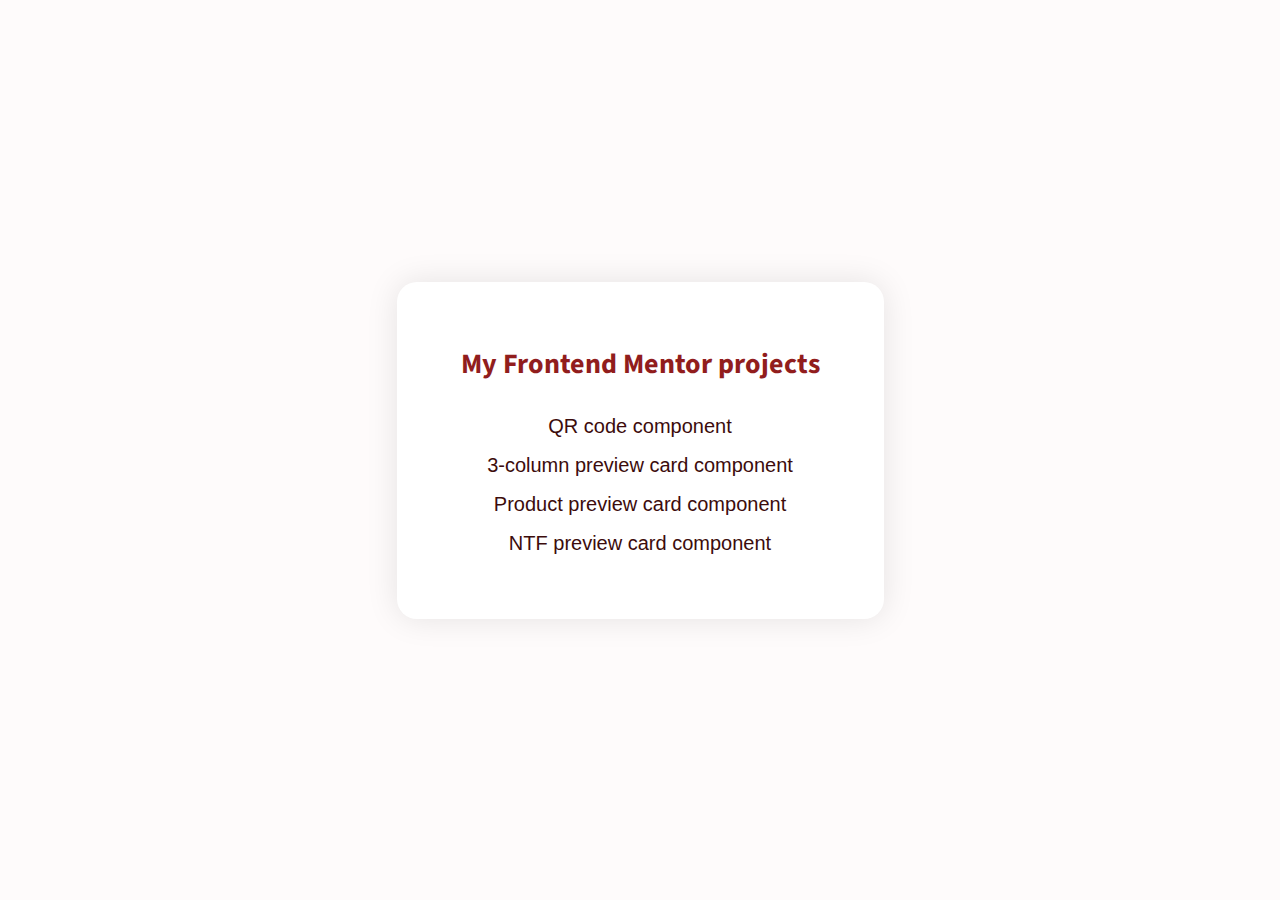
<file: index.html>
<!DOCTYPE html>
<html lang="en">
<head>
    <meta charset="UTF-8">
    <meta http-equiv="X-UA-Compatible" content="IE=edge">
    <meta name="viewport" content="width=device-width, initial-scale=1.0">

    <title>My Frontend Mentor projects</title>
    <link rel="stylesheet" href="style.css">

    <link rel="preconnect" href="https://fonts.googleapis.com">
    <link rel="preconnect" href="https://fonts.gstatic.com" crossorigin>
    <link href="https://fonts.googleapis.com/css2?family=Mada:wght@400;700&display=swap" rel="stylesheet">  
</head>

<body>
    <div class="card">
        <h1>
            My Frontend Mentor projects
        </h1>
        <ul>
            <li>
                <a href="QRCode/index.html">QR code component</a>
            </li>
            <li>
                <a href="3Column/index.html">3-column preview card component</a>
            </li>
            <li>
                <a href="Product-preview-card/index.html">Product preview card component</a>
            </li>
            <li>
                <a href="NFT-preview-card/index.html">NTF preview card component</a>
            </li>
        </ul>
    </div>

</body>
</html>
</file>
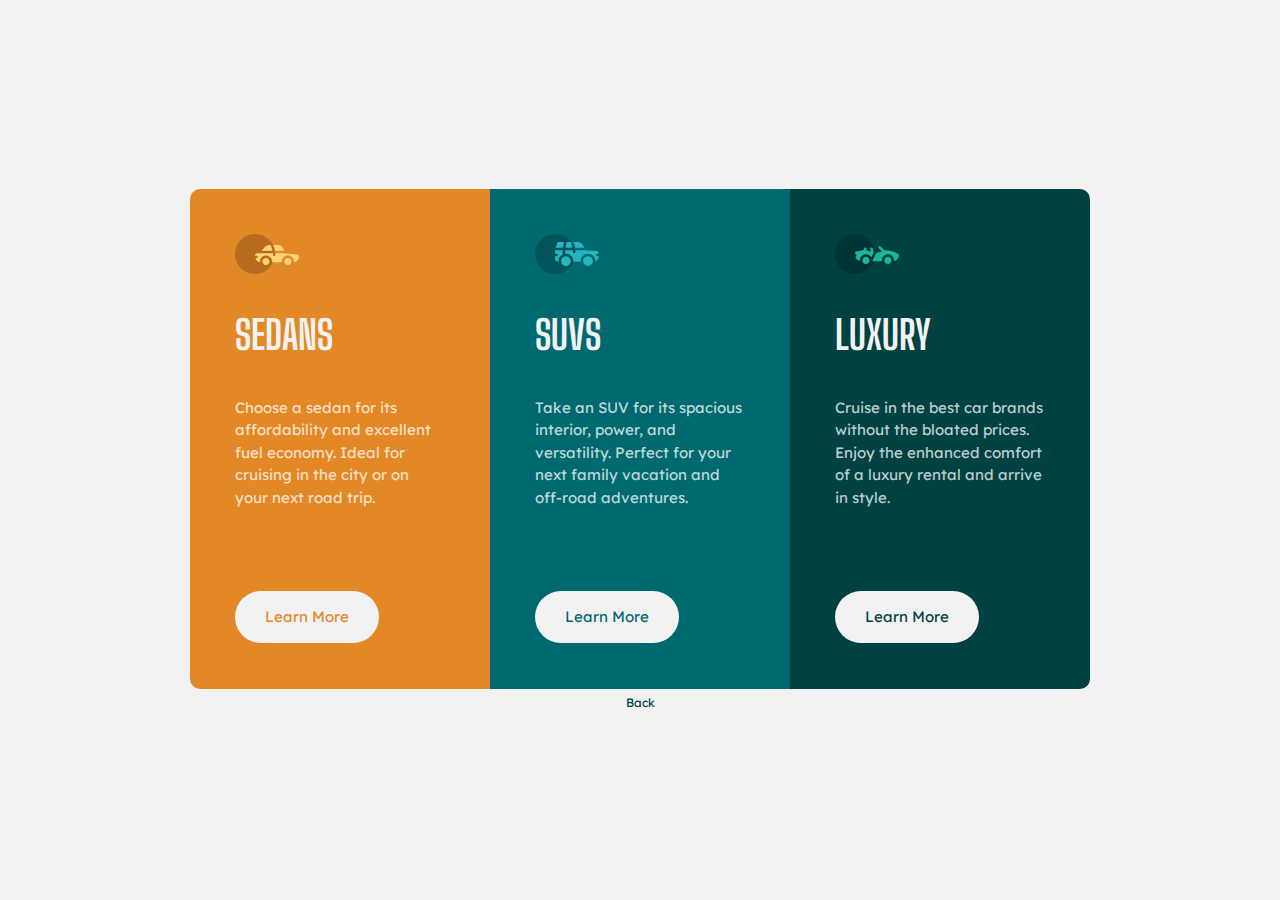
<file: 3Column/index.html>
<!DOCTYPE html>
<html lang="en">
<head>
  <meta charset="UTF-8">
  <meta name="viewport" content="width=device-width, initial-scale=1.0">

  <link rel="icon" type="image/png" sizes="32x32" href="./images/favicon-32x32.png">
  <link rel="preconnect" href="https://fonts.googleapis.com">
  <link rel="preconnect" href="https://fonts.gstatic.com" crossorigin>
  <link href="https://fonts.googleapis.com/css2?family=Big+Shoulders+Display:wght@700&family=Lexend+Deca&display=swap" rel="stylesheet">
  <link rel="stylesheet" href="style.css">
  
  <title>Frontend Mentor | 3-column preview card component</title>
</head>

<body>
  <div class="grid">
    <div class="flex sedan sedan_border">
      <img src="img/icon-sedans.svg" alt="icon-sedans">
      <h1>Sedans</h1>
      <p>
        Choose a sedan for its affordability and excellent fuel economy. Ideal for cruising in the city or on your next road trip.
      </p>
      <a href="#" class="btn_sedan">Learn More</a>
    </div>

    <div class="flex suv">
      <img src="img/icon-suvs.svg" alt="icon-suvs">
      <h1>SUVs</h1>
      <p>
        Take an SUV for its spacious interior, power, and versatility. Perfect for your next family vacation and off-road adventures.
      </p>
      <a href="#" class="btn_suv">Learn More</a>
    </div>

    <div class="flex luxury luxury_border">
      <img src="img/icon-luxury.svg" alt="icon-luxury">
      <h1>Luxury</h1>
      <p>
        Cruise in the best car brands without the bloated prices. Enjoy the enhanced comfort of a luxury rental and arrive in style.
      </p>
      <a href="#" class="btn_luxury">Learn More</a>
    </div>
  </div>
  <a class="return" href="../index.html">Back</a>
</body>
</html>
</file>
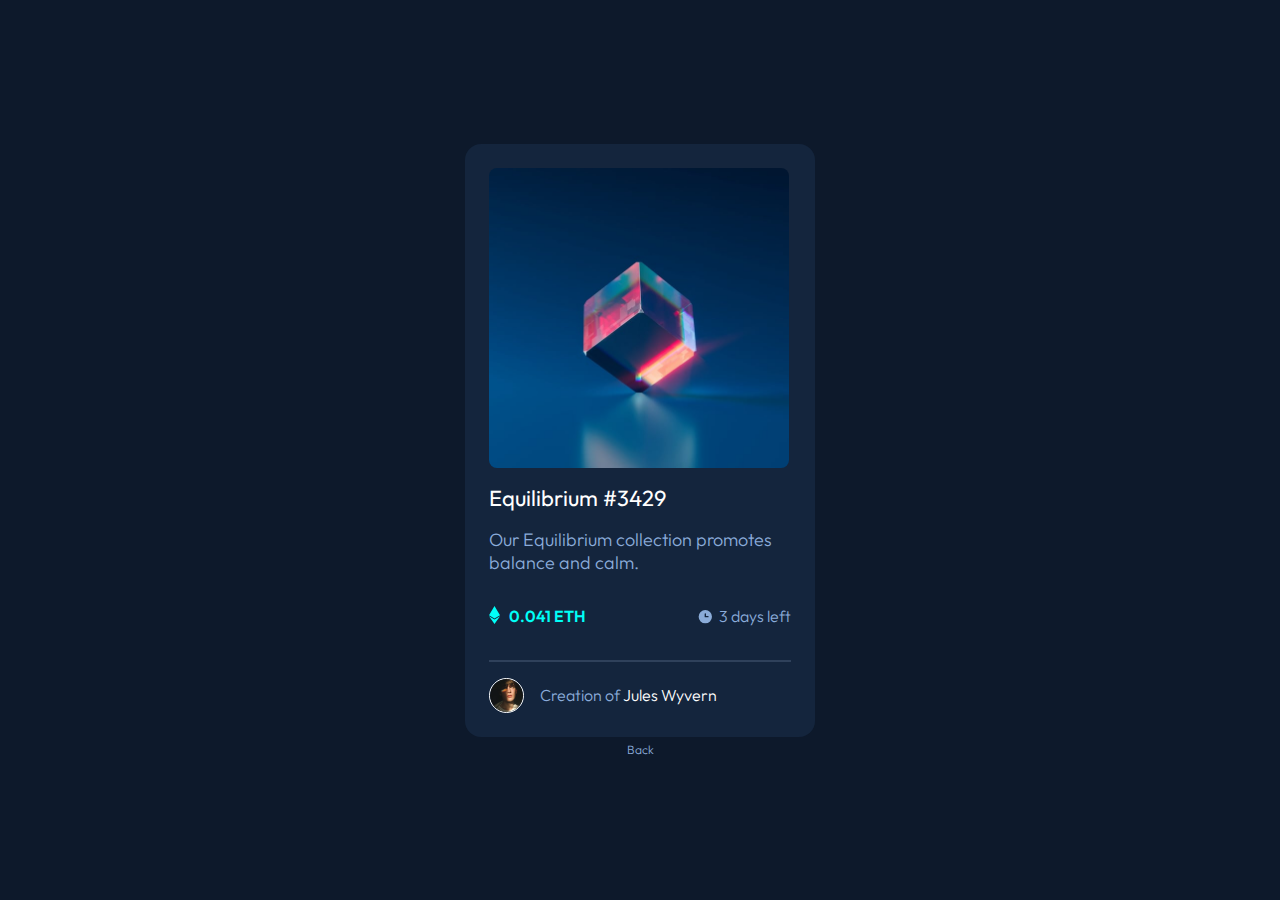
<file: NFT-preview-card/index.html>
<!DOCTYPE html>
<html lang="en">
<head>
  <meta charset="UTF-8">
  <meta name="viewport" content="width=device-width, initial-scale=1.0"> <!-- displays site properly based on user's device -->

  <link rel="icon" type="image/png" sizes="32x32" href="./images/favicon-32x32.png">
  <link rel="stylesheet" href="style.css">

  <link rel="preconnect" href="https://fonts.googleapis.com">
  <link rel="preconnect" href="https://fonts.gstatic.com" crossorigin>
  <link href="https://fonts.googleapis.com/css2?family=Outfit:wght@300;400;600&display=swap" rel="stylesheet">
  
  <title>Frontend Mentor | NFT preview card component</title>
</head>

<body>
<main>
  <article class="card">
    <div class="img"></div>
    <h1>Equilibrium #3429</h1>
    <p class="main-p">Our Equilibrium collection promotes balance and calm.</p>
    <div class="flex">
      <p class="accent">0.041 ETH</p>
      <p class="clock">3 days left</p>     
    </div>
    <hr>
    <div class="name">
      <img src="img/image-avatar.png" alt="avatar">
      <p>Creation of <span>Jules Wyvern</span></p>
    </div>
  </article>
  <a class="return" href="../index.html">Back</a>
</main>
</body>

</html>
</file>
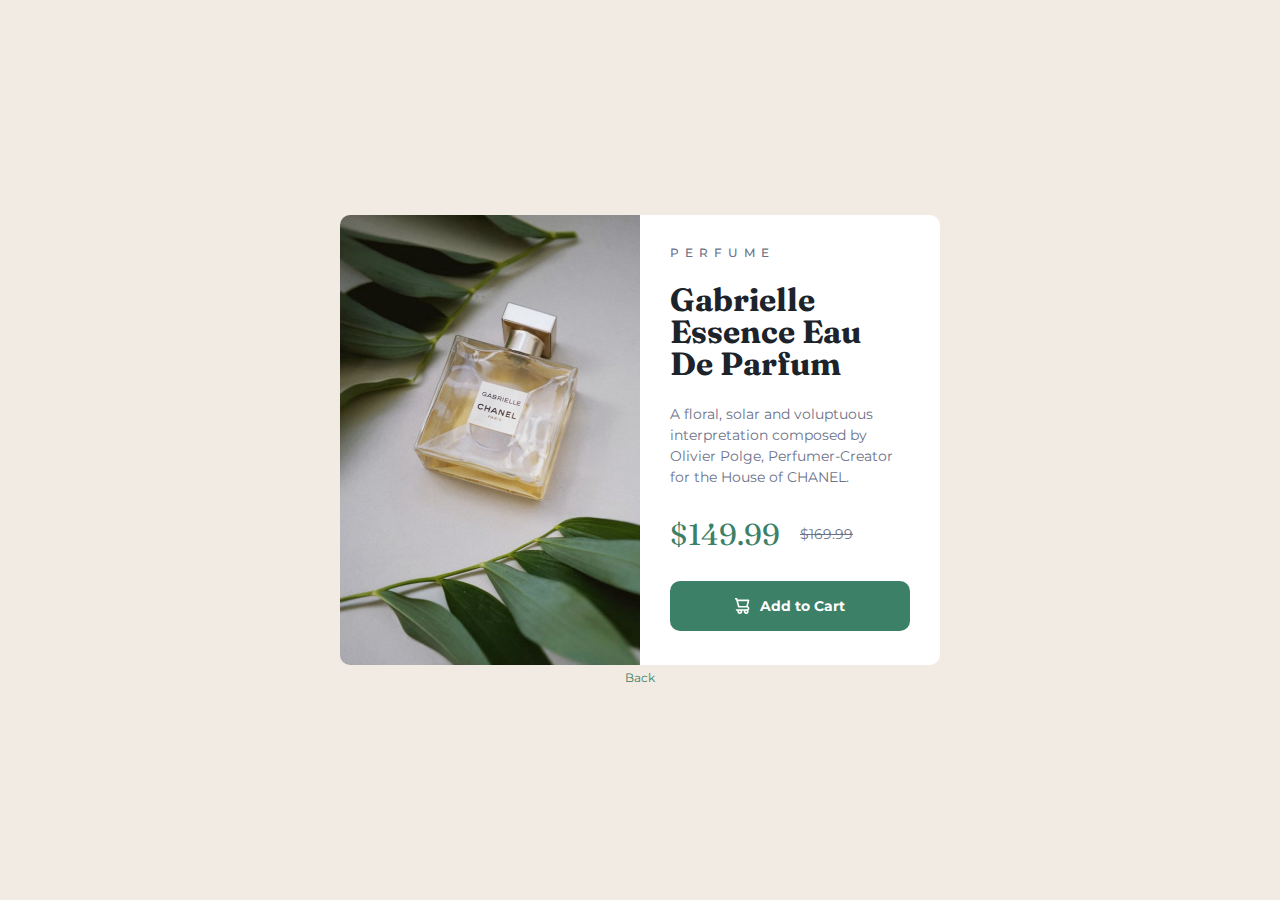
<file: Product-preview-card/index.html>
<!DOCTYPE html>
<html lang="en">
<head>
  <meta charset="UTF-8">
  <meta name="viewport" content="width=device-width, initial-scale=1.0"> <!-- displays site properly based on user's device -->

  <link rel="icon" type="image/png" sizes="32x32" href="./images/favicon-32x32.png">
  <link rel="stylesheet" href="style.css">
  
  <title>Frontend Mentor | Product preview card component</title>
</head>

<body>
  <main>
    <div class="container">
      <img class="poster" src="images/image-product-desktop.jpg" alt="product">
      <img class="poster-mobile" src="images/image-product-mobile.jpg" alt="product">
      <div class="card">
        <h1>Perfume</h1>
        <h2>Gabrielle Essence Eau De Parfum</h2>
        <p>A floral, solar and voluptuous interpretation composed by Olivier Polge, Perfumer-Creator for the House of CHANEL.</p>
        <div class="price">
          <p class="big">$149.99</p>
          <p class="small">$169.99</p>
        </div>
        <div class="btn"><img src="images/icon-cart.svg" alt="cart">Add to Cart</div>
      </div>
    </div>
    <a class="return" href="../index.html">Back</a>
  </main>
</body>
</html>
</file>
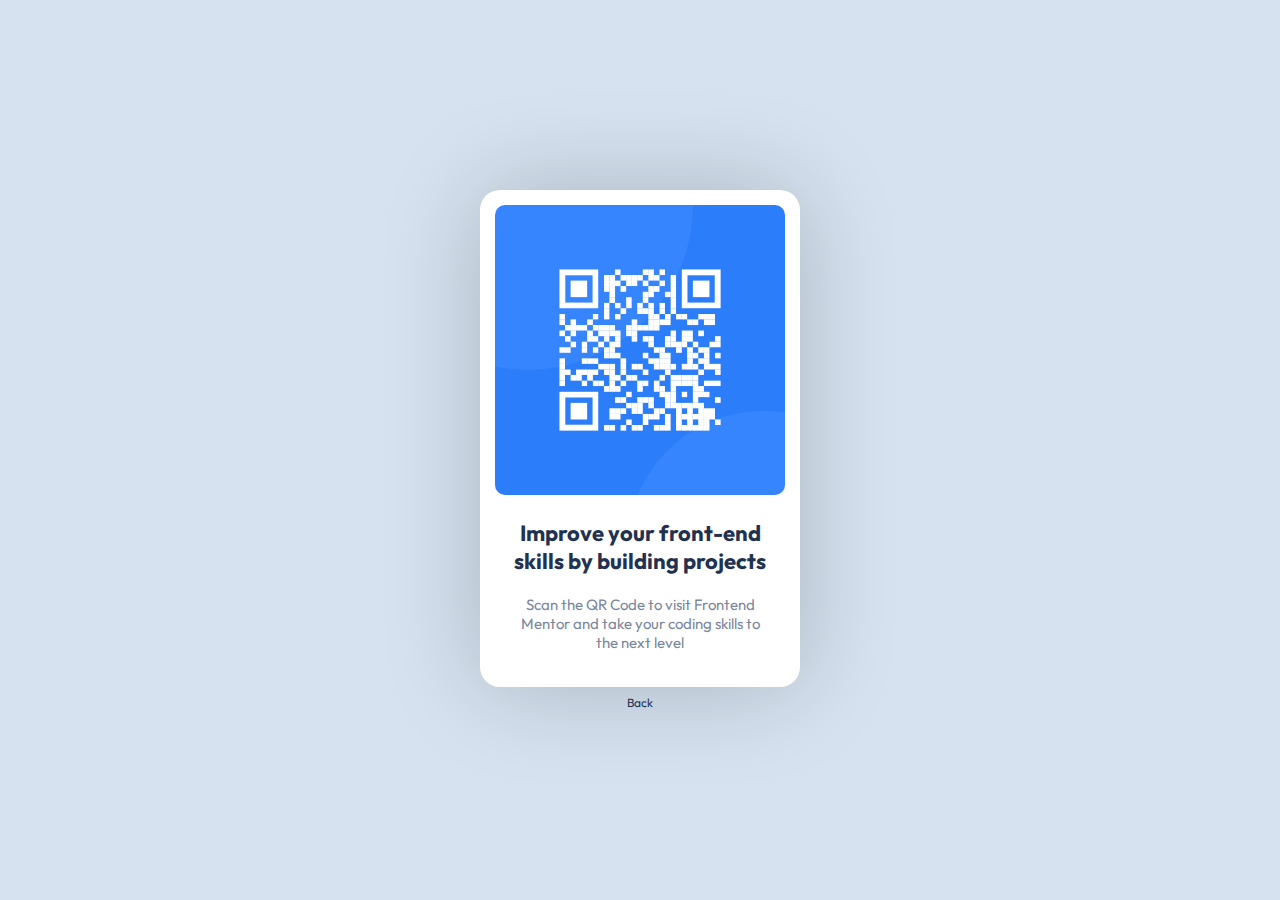
<file: QRCode/index.html>
<!DOCTYPE html>
<html lang="en">
<head>
  <meta charset="UTF-8">
  <meta name="viewport" content="width=device-width, initial-scale=1.0">

  <link rel="icon" type="image/png" sizes="32x32" href="./images/favicon-32x32.png">
  <link rel="preconnect" href="https://fonts.googleapis.com">
  <link rel="preconnect" href="https://fonts.gstatic.com" crossorigin>
  <link href="https://fonts.googleapis.com/css2?family=Outfit:wght@400;700&display=swap" rel="stylesheet">
  <link rel="stylesheet" href="css/style.css">
  <title>Frontend Mentor | QR code component</title>
</head>

<body>
  <div class="card">
    <img src="img/image-qr-code.png" alt="QR Code">
    <h1>Improve your front-end skills by building projects</h1>
    <p>Scan the QR Code to visit Frontend Mentor and take your coding skills to the next level</p>
  </div>
  <a class="return" href="../index.html">Back</a>
</body>
</html>
</file>
<file: style.css>
:root {
    --white-color: hsl(0, 0%, 100%);
    --light-color: hsl(0, 67%, 99%);
    --primary-color: hsl(0, 67%, 34%);
    --dark-color: hsl(0, 67%, 14%);


    --font-main: 'Gill Sans', 'Gill Sans MT', Calibri, 'Trebuchet MS', sans-serif;
    --font-accent: 'Mada', sans-serif;
}

* {
    box-sizing: border-box;
    padding: 0;
    margin: 0;
}

body {
    font-family: var(--font-main);
    background-color:var(--light-color);
    min-height: 100vh;
    display: flex;
    flex-wrap: wrap;
    justify-content: center;
    align-items: center;
}

h1 {
    color: var(--primary-color);
    font-family: var(--font-accent);
    font-size: 1.75rem;
    font-weight: 700;
    text-align: center;
    margin-bottom: 2rem;
}

ul {
    list-style: none;
    color: var(--dark-color);
    font-size: 1.25rem;
    font-weight: 400;
    text-align: center;
}

li:not(:last-child) {
    margin: 1rem auto;
}

a {
    text-decoration: none;
    color: var(--dark-color);
}

a:hover {
    color: var(--primary-color);
    font-weight: bold;
}

.card {
    margin: 2rem;
    max-width: 600px;
    background-color: var(--white-color);
    padding: 4rem;
    border-radius: 1.25rem;
    box-shadow: 0 0 2rem rgba(0, 0, 0, 0.1);
}
</file>
<file: 3Column/style.css>
:root {
    --sedan-color: hsl(31, 77%, 52%);
    --suv-color: hsl(184, 100%, 22%);
    --luxury-color: hsl(179, 100%, 13%);
    --white-color: hsl(0, 0%, 95%);
}

* {
    box-sizing: border-box;
    padding: 0;
    margin: 0;
}

body {
    font-family:'Lexend Deca', sans-serif;
    font-size: 15px;
    line-height: 1.5;
    background-color: var(--white-color);
    color: var(--white-color);
    min-height: 100vh;
    display: flex;
    flex-direction: column;
    justify-content: center;
    align-items: center;
}

a {
    margin-top: 50px;
    text-decoration: none;
    padding: 15px 30px;
    background: var(--white-color);
    border: none;
    border-radius: 30px;
}

a:hover {
    background-color: transparent;
    outline: 2px var(--white-color) solid;
    color: var(--white-color);
}

h1 {
    font-family: 'Big Shoulders Display', cursive;
    text-transform: uppercase;
    font-size: 40px;
}

p {
    color: hsla(0, 0%, 100%, 0.75)
}

.grid {
    display: grid;
    grid-template-columns: repeat(3, minmax(auto, 300px));
    grid-auto-rows: minmax(500px, auto);
    border-radius: 10px;
    overflow: hidden;
    margin: 50px 50px 0 50px;
}

.flex {
    display: flex;
    flex-direction: column;
    justify-content: space-between;
    align-items: flex-start;
    gap: 30px;
    padding: 45px;
}

.sedan {
    background-color: var(--sedan-color);
}

.suv {
    background-color: var(--suv-color);
}

.luxury {
    background-color: var(--luxury-color);
}

.btn_sedan {
    color: var(--sedan-color);
}

.btn_suv {
    color: var(--suv-color);
}

.btn_luxury {
    color: var(--luxury-color);
}

.return {
    padding: 0;
    margin-top: 5px;
    margin-bottom: 50px;
    font-size: 0.75rem;
    text-decoration: none;
    color: var(--luxury-color);
}

.return:hover {
    color: var(--suv-color);
}

@media(max-width: 700px) {
    .grid {
        grid-template-columns: minmax(auto, 320px);
        grid-template-rows: repeat(3, minmax(440px, auto));
    }

    .flex {
        gap: 20px;
    }

    a {
        margin-top: 20px;
    }
}
</file>
<file: NFT-preview-card/style.css>
:root {
    --primary-c: hsl(215, 51%, 70%);
    --secondary-c: hsl(178, 100%, 50%);
    --light-c: hsl(0, 0%, 100%);
    --main-bg-c: hsl(217, 54%, 11%);
    --card-bg-c: hsl(216, 50%, 16%);
    --line-c: hsl(215, 32%, 27%);
}

* {
    box-sizing: border-box;
    padding: 0;
    margin: 0;
}

body {
    background-color: var(--main-bg-c);
    color: var(--primary-c);
    font-family: 'Outfit', sans-serif;
    font-size: 1rem;
    font-weight: 300;
}

main {
    min-height: 100vh;
    display: flex;
    flex-direction: column;
    justify-content: center;
    align-items: center;
}

.card {
    background-color: var(--card-bg-c);
    max-width: 350px;
    border-radius: 1rem;
    display: grid;
    gap: 1rem;
    padding: 1.5rem;
}

.img {
    width: 300px;
    height: 300px;
    background: url("img/image-equilibrium.jpg") center/contain;
    border-radius: 0.5rem;
}

.img:hover {
    background: url("img/icon-view.svg") center no-repeat,
    url("img/image-equilibrium.jpg") center/contain;
}

h1 {
    color: var(--light-c);
    font-size: 1.375rem;
    font-weight: 400;
}

.main-p {
    font-size: 1.125rem;
}

.flex {
    margin: 1rem 0;
    display: flex;
    justify-content: space-between;
}

.accent {
    color: var(--secondary-c);
    font-weight: 600;
}

h1:hover,
span:hover {
    color: var(--secondary-c);
    cursor: pointer;
}

.accent::before {
    content: "";
    display: block;
    background: url("img/icon-ethereum.svg") no-repeat;
    width: 20px;
    height: 20px;
    float: left;
}

.clock::before {
    content: "";
    display: block;
    background: url("img/icon-clock.svg") no-repeat;
    width: 20px;
    height: 20px;
    float: left;
    margin: 2px 2px 0 0;
}

hr {
    border: 1px solid var(--line-c);
}

.name {
    display: flex;
    align-items: center;
    gap: 1rem;
}

.name img {
    width: 35px;
    border: 1px solid var(--light-c);
    border-radius: 100%;
}

span {
    color: var(--light-c);
}

.return {
    margin-top: 5px;
    font-size: 0.75rem;
    text-decoration: none;
    color: var(--primary-color);
}

.return:hover {
    color: var(--secondary-color);
}
</file>
<file: Product-preview-card/style.css>
@import url('https://fonts.googleapis.com/css2?family=Fraunces:opsz,wght@9..144,700&family=Montserrat:wght@500;700&display=swap');

:root {
    --primary-color: hsl(158, 36%, 37%);
    --secondary-color: hsl(158, 36%, 17%);
    --white-color: hsl(0, 0%, 100%);
    --light-color: hsl(30, 38%, 92%);
    --neutral-color: hsl(228, 12%, 48%);
    --dark-color: hsl(212, 21%, 14%);
}

* {
    box-sizing: border-box;
    padding: 0;
    margin: 0;
}

body {
    font-family:'Montserrat', sans-serif;
    font-size: 14px;
    background-color: var(--light-color);
    color: var(--neutral-color);
}

main {
    min-height: 100vh;
    display: flex;
    flex-direction: column;
    justify-content: center;
    align-items: center;
}

h1 {
    text-transform: uppercase;
    font-size: .75rem;
    letter-spacing: 6px;
    font-weight: 500;
}

h2 {
    font-family: 'Fraunces', serif;
    color: var(--dark-color);
    font-size: 2rem;
    line-height: 1;
    margin: 1.5rem 0;
}

p {
    line-height: 1.5;
}

.poster {
    width: 100%;
}

.poster-mobile {
    display: none;
}

.big {
    font-family: 'Fraunces', serif;
    color: var(--primary-color);
    font-size: 1.875rem;
}

.small {
    text-decoration: line-through;
}

.container {
    margin: 1rem 1rem 0 1rem;
    max-width: 600px;
    display: grid;
    grid-template-columns: 1fr 1fr;
    grid-template-rows: minmax(auto, 450px);
    border-radius: 0.625rem;
    overflow: hidden;
}

.card {
    background-color: var(--white-color);
    padding: 1.875rem;
}

.price {
    display: flex;
    flex-wrap: wrap;
    align-items: center;
    gap: 1.25rem;
    margin: 1.5rem 0;
}

.btn {
    display: flex;
    background-color: var(--primary-color);
    color:var(--white-color);
    padding: 1rem 2.5rem;
    font-weight: 700;
    border-radius: 0.625rem;
    justify-content: center;
    align-items: center;
    gap: 0.625rem;
}

.btn:hover {
    background-color: var(--secondary-color);
    cursor: pointer;
}

.return {
    margin-top: 5px;
    margin-bottom: 1rem;
    font-size: 0.75rem;
    text-decoration: none;
    color: var(--primary-color);
}

.return:hover {
    color: var(--secondary-color);
}

@media (max-width: 650px) {
    .container {
        grid-template-rows: 1fr auto;
        grid-template-columns: minmax(auto, 550px);
    }

    .poster {
        display: none;
    }

    .poster-mobile {
        display: block;
        width: 100%;
    }

    .card {
        padding: 1.375rem;
    }

    h2, .price {
        margin: 1.125rem 0;
    }
}
</file>
<file: QRCode/css/style.css>
:root {
    --primary-color: hsl(218, 44%, 22%);
    --secondary-color: hsl(220, 15%, 55%);
}

* {
    box-sizing: border-box;
    padding: 0;
    margin: 0;
}

body {
    font-family: 'Outfit', sans-serif;
    background-color: hsl(212, 45%, 89%);
    min-height: 100vh;
    display: flex;
    flex-direction: column;
    justify-content: center;
    align-items: center;
}

h1 {
    color: var(--primary-color);
    font-size: 22px;
    font-weight: 700;
    text-align: center;
    padding-top: 20px;
}

p {
    color: var(--secondary-color);
    font-size: 15px;
    font-weight: 400;
    text-align: center;
    padding: 20px;
}

img {
    width: 290px;
    border-radius: 10px;
}

.card {
    max-width: 320px;
    background-color: hsl(0, 0%, 100%);
    padding: 15px;
    border-radius: 20px;
    box-shadow: 0 0 100px rgba(0, 0, 0, 0.2);
}

.return {
    margin-top: 0.5rem;
    font-size: 0.75rem;
    text-decoration: none;
    color: var(--primary-color);
}

.return:hover {
    color: var(--secondary-color);
}
</file>
